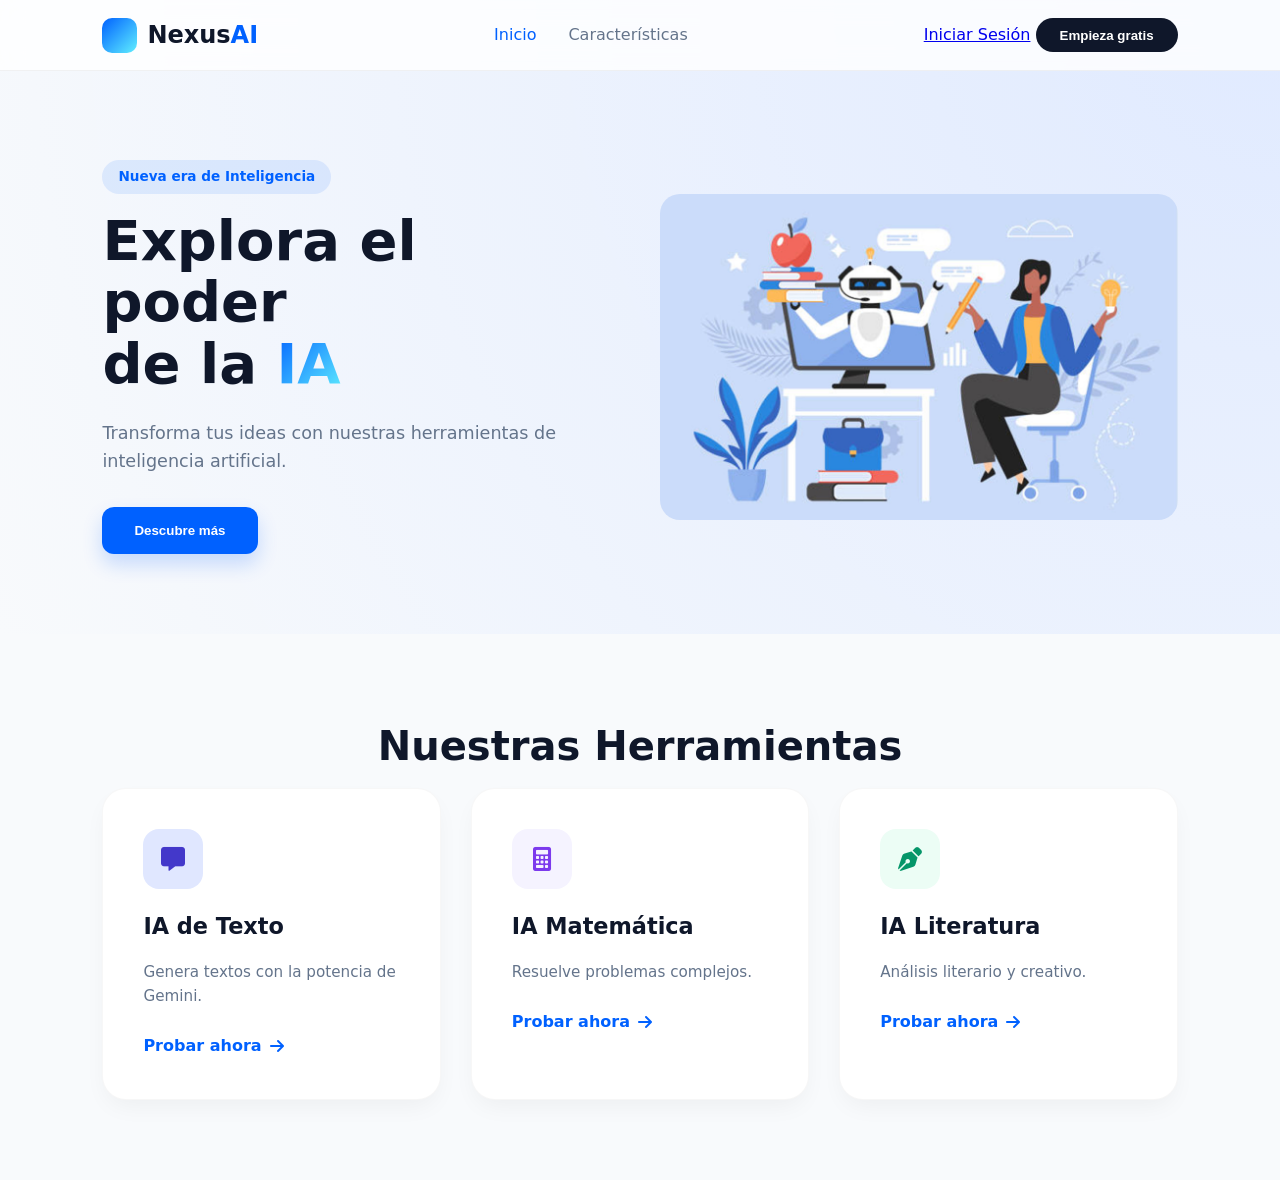
<file: backend/demo/src/main/resources/static/index.html>
<!DOCTYPE html>
<html lang="es">
<head>
    <meta charset="UTF-8">
    <meta name="viewport" content="width=device-width, initial-scale=1.0">
    <title>NexusAI - Explora el poder de la IA</title>
    <link rel="stylesheet" href="styles.css">
    <link rel="stylesheet" href="https://cdnjs.cloudflare.com/ajax/libs/font-awesome/6.0.0/css/all.min.css">
</head>
<body>

<nav class="navbar">
    <div class="brand">
        <div class="brand-logo-shape"></div>
        <span class="brand-name">Nexus<span class="highlight">AI</span></span>
    </div>

    <ul class="nav-links">
        <li><a href="#" class="active">Inicio</a></li>
        <li><a href="#features">Características</a></li>
    </ul>

    <div class="nav-actions">
        <a href="#" class="login-link">Iniciar Sesión</a>
        <button class="btn-nav">Empieza gratis</button>
    </div>
</nav>

<header class="hero">
    <div class="hero-container">
        <div class="hero-content">
            <span class="badge">Nueva era de Inteligencia</span>
            <h1>Explora el poder <br> de la <span class="text-gradient">IA</span></h1>
            <p>Transforma tus ideas con nuestras herramientas de inteligencia artificial.</p>
            <div class="hero-btns">
                <button class="btn-primary">Descubre más</button>
            </div>
        </div>
        <div class="hero-image">
            <img src="ia-principal.jpg" alt="Plataforma NexusAI">
        </div>
    </div>
</header>

<section class="tools-section" id="features">
    <div class="section-header">
        <h2>Nuestras Herramientas</h2>
    </div>

    <div class="tools-grid">
        <div class="card">
            <div class="card-icon blue"><i class="fa-solid fa-message"></i></div>
            <h3>IA de Texto</h3>
            <p>Genera textos con la potencia de Gemini.</p>
            <a href="texto.html" class="card-link">Probar ahora <i class="fa-solid fa-arrow-right"></i></a>
        </div>

        <div class="card">
            <div class="card-icon purple"><i class="fa-solid fa-calculator"></i></div>
            <h3>IA Matemática</h3>
            <p>Resuelve problemas complejos.</p>
            <a href="matematicas.html" class="card-link">Probar ahora <i class="fa-solid fa-arrow-right"></i></a>
        </div>

        <div class="card">
            <div class="card-icon green"><i class="fa-solid fa-pen-nib"></i></div>
            <h3>IA Literatura</h3>
            <p>Análisis literario y creativo.</p>
            <a href="literatura.html" class="card-link">Probar ahora <i class="fa-solid fa-arrow-right"></i></a>
        </div>
    </div>
</section>

<script src="script.js"></script>
</body>
</html>
</file>
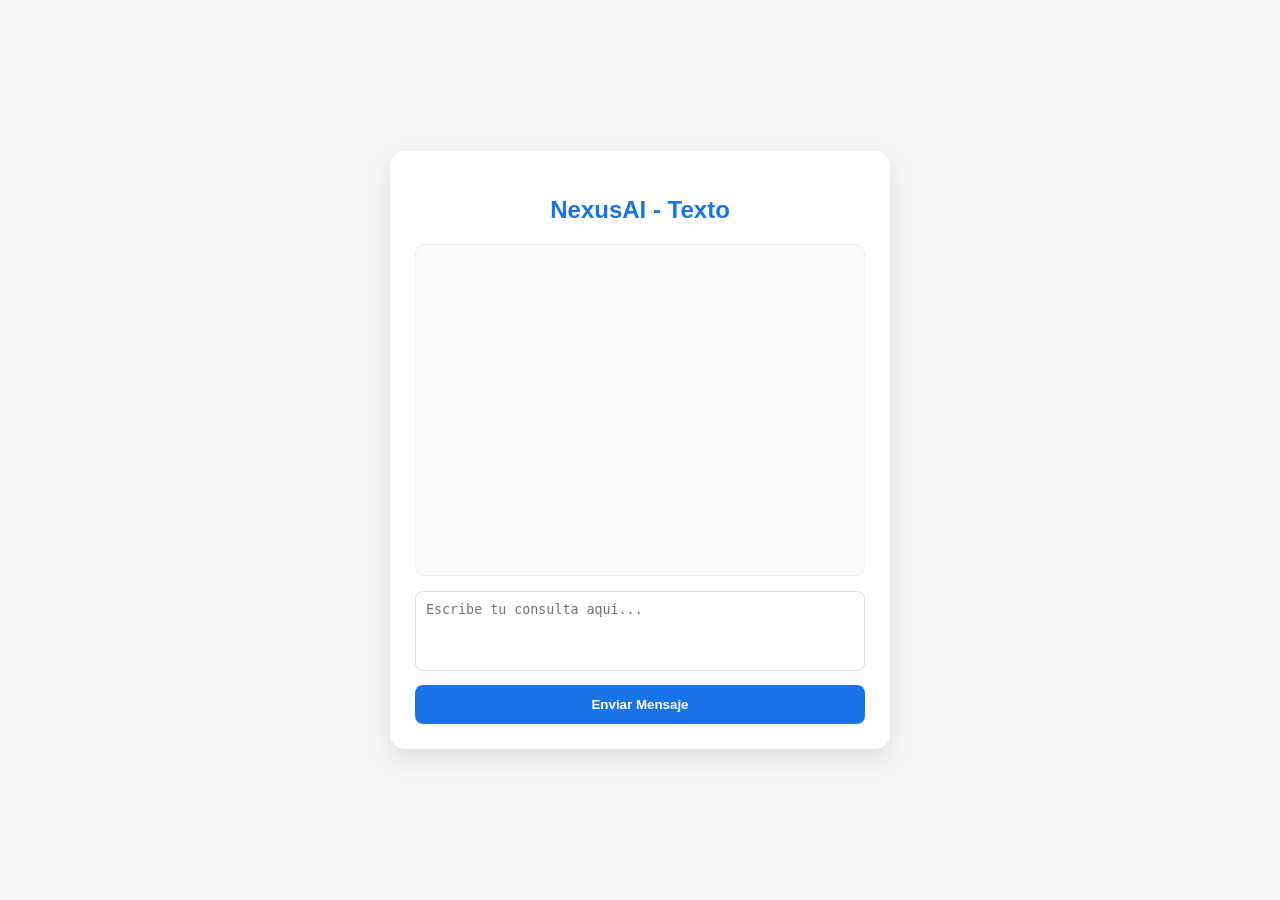
<file: backend/demo/src/main/resources/static/texto.html>
<!DOCTYPE html>
<html lang="es">
<head>
    <meta charset="UTF-8">
    <meta name="viewport" content="width=device-width, initial-scale=1.0">
    <title>NexusAI - Chat de Texto</title>
    <style>
        body { font-family: 'Segoe UI', sans-serif; background: #f4f6f8; display: flex; justify-content: center; align-items: center; height: 100vh; margin: 0; }
        .chat-container { width: 450px; background: white; border-radius: 15px; box-shadow: 0 10px 25px rgba(0,0,0,0.1); padding: 25px; }
        h2 { text-align: center; color: #1a73e8; margin-bottom: 20px; }
        #chat { height: 300px; overflow-y: auto; border: 1px solid #eee; padding: 15px; margin-bottom: 15px; border-radius: 10px; background: #fafafa; }
        .mensaje { margin-bottom: 15px; padding: 10px; border-radius: 8px; }
        .user { background: #e3f2fd; color: #1565c0; text-align: right; }
        .ai { background: #e8f5e9; color: #2e7d32; }
        textarea { width: 100%; height: 80px; padding: 10px; border: 1px solid #ddd; border-radius: 8px; resize: none; box-sizing: border-box; }
        button { width: 100%; padding: 12px; background: #1a73e8; color: white; border: none; border-radius: 8px; cursor: pointer; font-weight: bold; margin-top: 10px; }
        button:hover { background: #1557b0; }
    </style>
</head>
<body>

<div class="chat-container">
    <h2>NexusAI - Texto</h2>
    <div id="chat"></div>
    <textarea id="prompt" placeholder="Escribe tu consulta aquí..."></textarea>
    <button onclick="enviar()">Enviar Mensaje</button>
</div>

<script src="script.js"></script>
</body>
</html>
</file>
<file: backend/demo/src/main/resources/static/styles.css>
/* Variables de color y fuentes */
:root {
    --primary: #0061FF;
    --primary-soft: rgba(0, 97, 255, 0.1);
    --dark: #0F172A;
    --text-gray: #64748B;
    --white: #FFFFFF;
    --bg-light: #F8FAFC;
    --gradient: linear-gradient(135deg, #0061FF 0%, #60EFFF 100%);
    --card-shadow: 0 10px 25px -5px rgba(0, 0, 0, 0.05);
}

* {
    margin: 0;
    padding: 0;
    box-sizing: border-box;
}

body {
    font-family: 'Inter', system-ui, -apple-system, sans-serif;
    background-color: var(--bg-light);
    color: var(--dark);
    line-height: 1.6;
}

/* NAVBAR GLASSMORPHISM */
.navbar {
    display: flex;
    justify-content: space-between;
    align-items: center;
    padding: 1rem 8%;
    background: rgba(255, 255, 255, 0.8);
    backdrop-filter: blur(12px);
    position: fixed;
    top: 0; width: 100%;
    z-index: 1000;
    border-bottom: 1px solid rgba(0,0,0,0.05);
}

.brand { display: flex; align-items: center; gap: 10px; }
.brand-logo-shape {
    width: 35px; height: 35px;
    background: var(--gradient);
    border-radius: 10px;
}
.brand-name { font-size: 1.5rem; font-weight: 800; color: var(--dark); }
.highlight { color: var(--primary); }

.nav-links { display: flex; list-style: none; gap: 2rem; }
.nav-links a { 
    text-decoration: none; color: var(--text-gray); 
    font-weight: 500; transition: 0.3s;
}
.nav-links a:hover, .nav-links a.active { color: var(--primary); }

.btn-nav {
    background: var(--dark); color: white;
    padding: 0.6rem 1.5rem; border-radius: 50px;
    border: none; font-weight: 600; cursor: pointer;
}

/* HERO SECTION */
.hero {
    padding: 160px 8% 80px;
    background: radial-gradient(circle at top right, #e0eaff, transparent);
}

.hero-container {
    display: flex; align-items: center; gap: 40px;
}

.hero-content { flex: 1; }
.badge {
    background: var(--primary-soft); color: var(--primary);
    padding: 6px 16px; border-radius: 20px;
    font-size: 0.85rem; font-weight: 700; display: inline-block; margin-bottom: 1rem;
}

.hero h1 { font-size: 3.5rem; line-height: 1.1; margin-bottom: 1.5rem; }
.text-gradient { background: var(--gradient); -webkit-background-clip: text; -webkit-text-fill-color: transparent; }

.hero p { font-size: 1.1rem; color: var(--text-gray); margin-bottom: 2rem; max-width: 500px; }

.hero-btns { display: flex; gap: 15px; }
.btn-primary {
    background: var(--primary); color: white;
    padding: 1rem 2rem; border-radius: 12px;
    border: none; font-weight: 600; cursor: pointer;
    box-shadow: 0 10px 20px rgba(0, 97, 255, 0.2);
}

.btn-outline {
    background: transparent; border: 1px solid #CBD5E1;
    padding: 1rem 2rem; border-radius: 12px; font-weight: 600; cursor: pointer;
}

.hero-image { flex: 1; display: flex; justify-content: flex-end; }
.hero-image img { width: 100%; max-width: 550px; border-radius: 20px; }

/* TOOLS SECTION */
.tools-section { padding: 80px 8%; text-align: center; }
.section-header h2 { font-size: 2.5rem; margin-bottom: 10px; }
.section-header p { color: var(--text-gray); margin-bottom: 50px; }

.tools-grid {
    display: grid;
    grid-template-columns: repeat(auto-fit, minmax(300px, 1fr));
    gap: 30px;
}

.card {
    background: white; padding: 40px;
    border-radius: 24px; text-align: left;
    border: 1px solid rgba(0,0,0,0.03);
    box-shadow: var(--card-shadow);
    transition: transform 0.3s ease;
}
.card:hover { transform: translateY(-10px); }

.card-icon {
    width: 60px; height: 60px; border-radius: 16px;
    display: flex; align-items: center; justify-content: center;
    font-size: 1.5rem; margin-bottom: 20px;
}
.card-icon.blue { background: #E0E7FF; color: #4338CA; }
.card-icon.purple { background: #F5F3FF; color: #7C3AED; }
.card-icon.green { background: #ECFDF5; color: #059669; }

.card h3 { margin-bottom: 15px; font-size: 1.4rem; }
.card p { color: var(--text-gray); margin-bottom: 25px; font-size: 0.95rem; }

.card-link {
    text-decoration: none; color: var(--primary);
    font-weight: 700; display: flex; align-items: center; gap: 8px;
}

/* Responsive */
@media (max-width: 992px) {
    .hero-container { flex-direction: column; text-align: center; }
    .hero-image { justify-content: center; }
    .nav-links { display: none; }
    .hero h1 { font-size: 2.5rem; }
}
</file>
